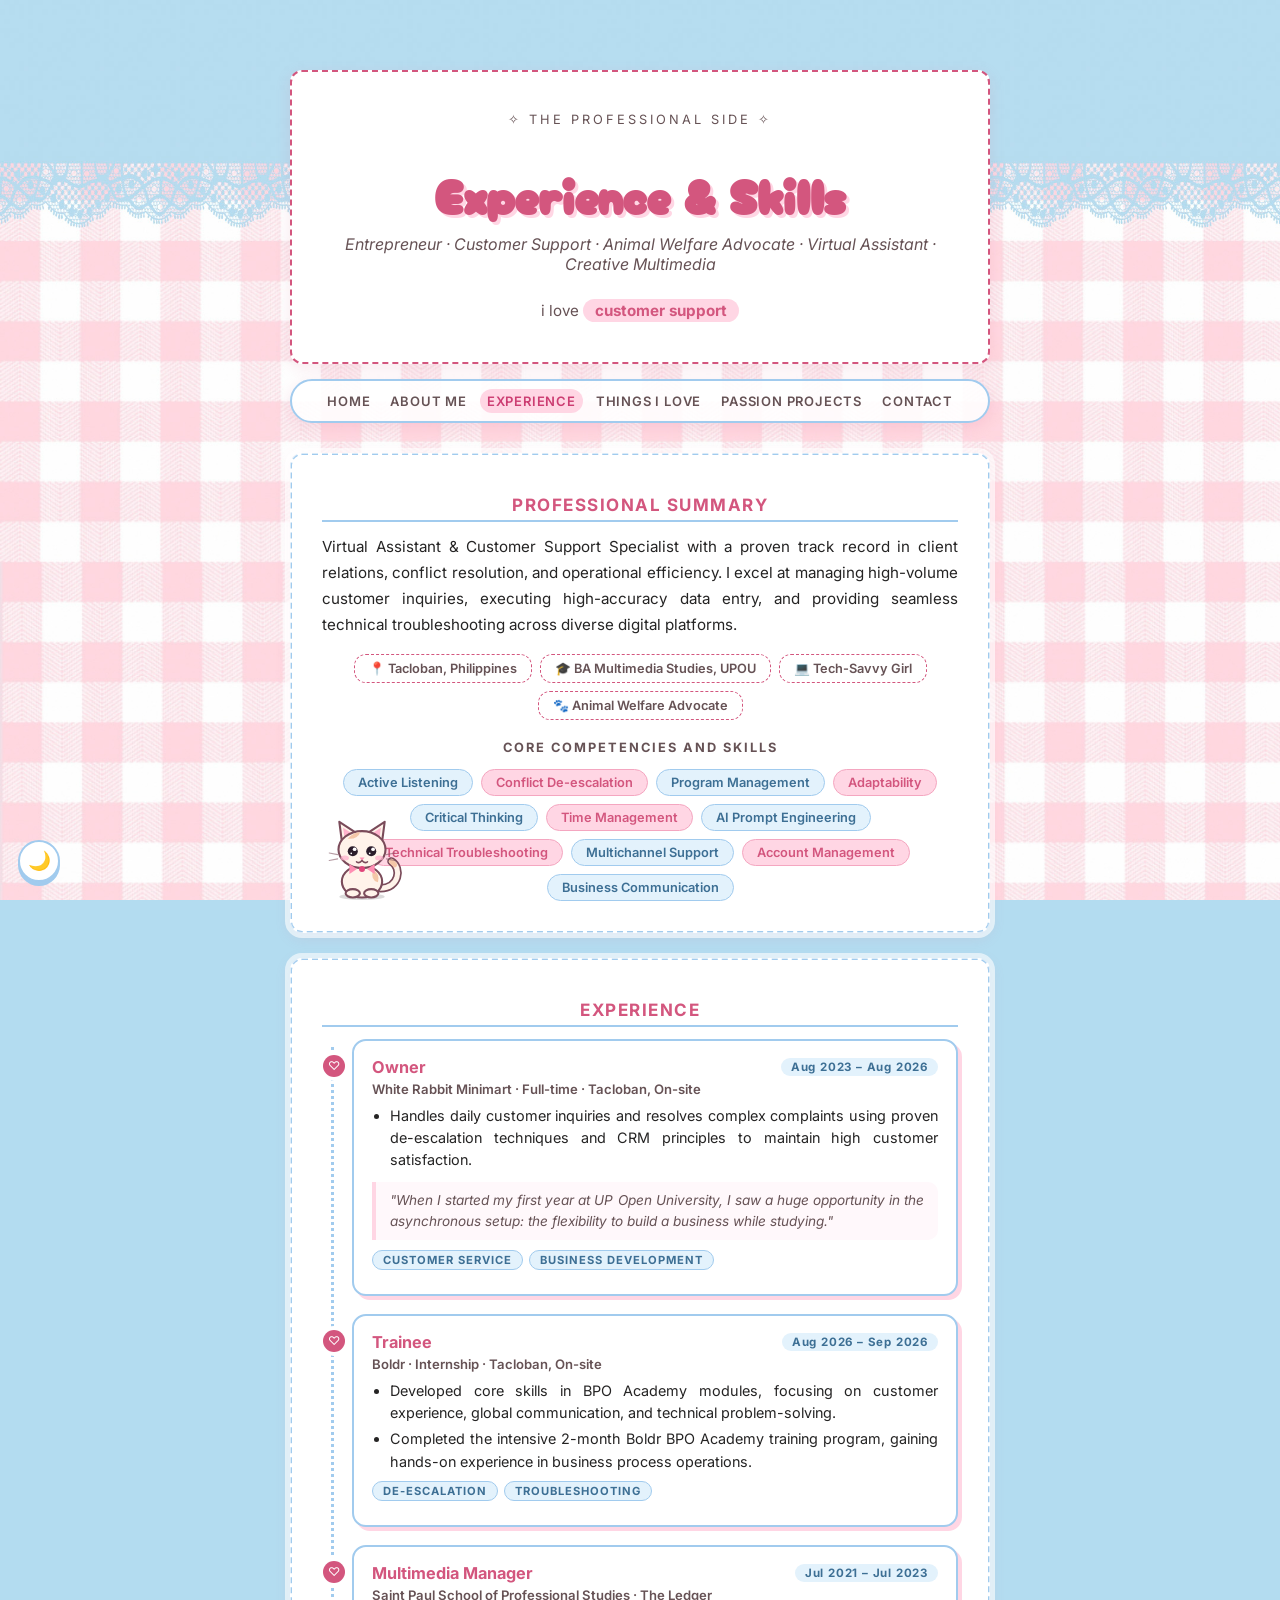
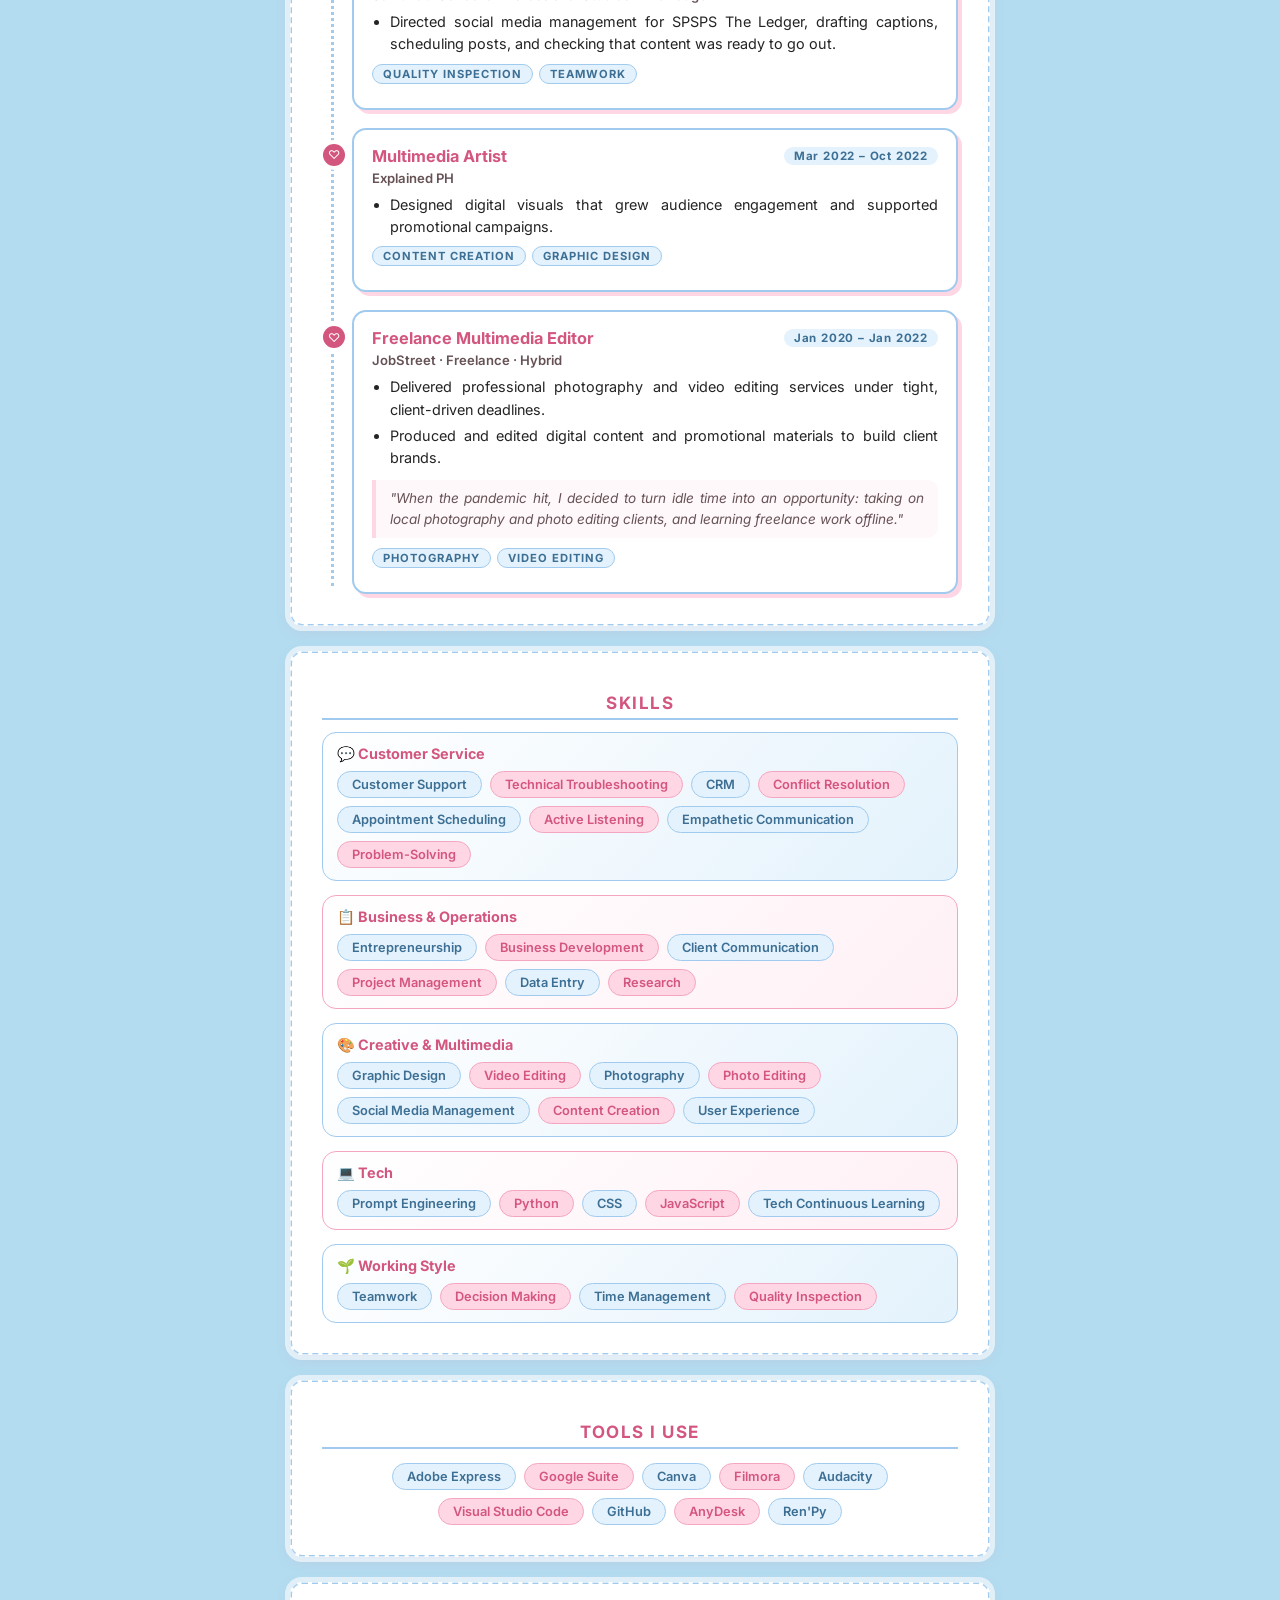
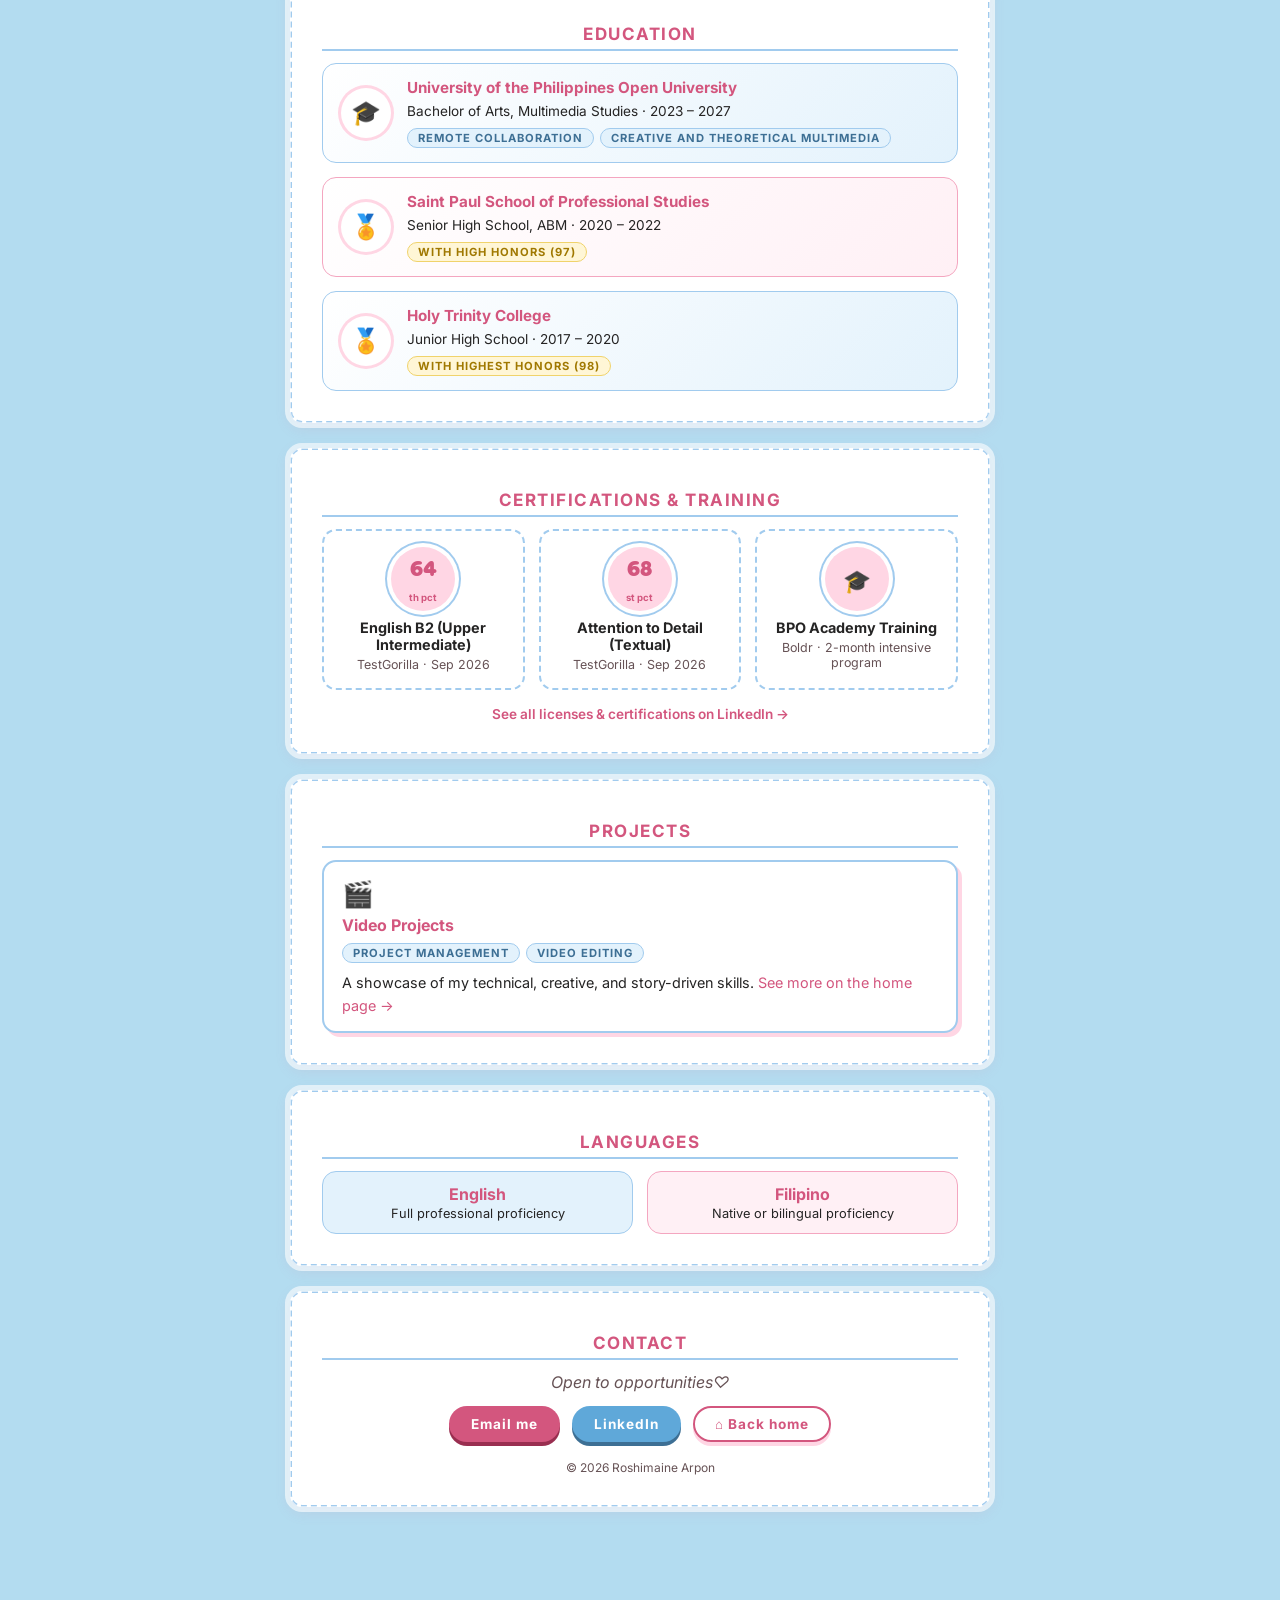
<file: experience.html>
<!DOCTYPE html>
<html lang="en">
<head>
  <meta charset="UTF-8">
  <meta name="viewport" content="width=device-width, initial-scale=1.0">
  <title>Experience & Skills - Roshimaine Arpon</title>
  <link rel="preconnect" href="https://fonts.googleapis.com">
  <link rel="preconnect" href="https://fonts.gstatic.com" crossorigin>
  <link href="https://fonts.googleapis.com/css2?family=Inter:wght@400;600;700&display=swap" rel="stylesheet">
  <link rel="stylesheet" href="style.css">
  <link rel="icon" type="image/x-icon" href="favicon.ico">
  <script>try{if(localStorage.getItem('theme')==='night')document.documentElement.setAttribute('data-theme','night')}catch(e){}</script>
</head>
<body>
  <div class="progress" id="progress" aria-hidden="true"></div>

  <div class="floaties" aria-hidden="true">
    <span style="--x:8%;  --d:16s; --s:1.3rem; --delay:0s">✦</span>
    <span style="--x:22%; --d:19s; --s:1rem;   --delay:4s">♡</span>
    <span style="--x:40%; --d:15s; --s:1.2rem; --delay:8s">✧</span>
    <span style="--x:58%; --d:20s; --s:1.5rem; --delay:2s">☁</span>
    <span style="--x:74%; --d:17s; --s:1rem;   --delay:6s">♡</span>
    <span style="--x:90%; --d:18s; --s:1.3rem; --delay:10s">✦</span>
  </div>

  <header class="site-header">
    <p class="hello">✧ the professional side ✧</p>
    <h1>Experience &amp; Skills</h1>
    <p class="tagline">Entrepreneur · Customer Support · Animal Welfare Advocate · Virtual Assistant · Creative Multimedia</p>
    <p class="rotator"><span id="rotating-word" data-words="customer support|virtual assistance|multimedia|entrepreneurship|animal welfare ♡">customer support</span></p>
  </header>

  <nav class="top-navbar">
    <ul class="nav-menu">
      <li><a href="index.html">Home</a></li>
      <li><a href="index.html#about">About Me</a></li>
      <li><a href="experience.html" class="active">Experience</a></li>
      <li><a href="index.html#things-i-love">Things I Love</a></li>
      <li><a href="index.html#passion-projects">Passion Projects</a></li>
       <li><a href="#contact">Contact</a></li>
    </ul>
  </nav>

  <main id="top">

    <section id="summary" class="reveal">
      <h2>Professional Summary</h2>
      <p class="lead" style="text-align: justify;">Virtual Assistant &amp; Customer Support Specialist with a proven track record in client relations, conflict resolution, and operational efficiency. I excel at managing high-volume customer inquiries, executing high-accuracy data entry, and providing seamless technical troubleshooting across diverse digital platforms.</p>
      <div class="facts">
        <span class="fact">📍 Tacloban, Philippines</span>
        <span class="fact">🎓 BA Multimedia Studies, UPOU</span>
        <span class="fact">💻 Tech-Savvy Girl</span>
        <span class="fact">🐾 Animal Welfare Advocate</span>
      </div>
      <h3 class="sub">Core Competencies and Skills</h3>
      <div class="chips">
        <span class="chip">Active Listening</span>
        <span class="chip">Conflict De-escalation</span>
        <span class="chip">Program Management</span>
        <span class="chip">Adaptability</span>
        <span class="chip">Critical Thinking</span>
        <span class="chip">Time Management</span>
        <span class="chip">AI Prompt Engineering</span>
        <span class="chip">Technical Troubleshooting</span>
        <span class="chip">Multichannel Support</span>
        <span class="chip">Account Management</span>
        <span class="chip">Business Communication</span>
      </div>
    </section>

    <section id="experience" class="reveal">
      <h2>Experience</h2>
      <div class="timeline">

        <article class="t-item">
          <div class="t-head">
            <h3>Owner</h3>
            <span class="t-date">Aug 2023 – Aug 2026</span>
          </div>
          <p class="t-org">White Rabbit Minimart · Full-time · Tacloban, On-site</p>
          <ul class="t-list" >
            <li style="text-align: justify;">Handles daily customer inquiries and resolves complex complaints using proven de-escalation techniques and CRM principles to maintain high customer satisfaction.</li>
          </ul>
          <blockquote style="text-align: justify;">"When I started my first year at UP Open University, I saw a huge opportunity in the asynchronous setup: the flexibility to build a business while studying."</blockquote>
          <div class="badges"><span class="badge">Customer Service</span><span class="badge">Business Development</span></div>
        </article>

        <article class="t-item">
          <div class="t-head">
            <h3>Trainee</h3>
            <span class="t-date">Aug 2026 – Sep 2026</span>
          </div>
          <p class="t-org">Boldr · Internship · Tacloban, On-site</p>
          <ul class="t-list">
            <li style="text-align: justify;">Developed core skills in BPO Academy modules, focusing on customer experience, global communication, and technical problem-solving.</li>
            <li style="text-align: justify;">Completed the intensive 2-month Boldr BPO Academy training program, gaining hands-on experience in business process operations.</li>
          </ul>
          <div class="badges"><span class="badge">De-escalation</span><span class="badge">Troubleshooting</span></div>
        </article>

        <article class="t-item">
          <div class="t-head">
            <h3>Multimedia Manager</h3>
            <span class="t-date">Jul 2021 – Jul 2023</span>
          </div>
          <p class="t-org">Saint Paul School of Professional Studies · The Ledger</p>
          <ul class="t-list">
            <li style="text-align: justify;">Directed social media management for SPSPS The Ledger, drafting captions, scheduling posts, and checking that content was ready to go out.</li>
          </ul>
          <div class="badges"><span class="badge">Quality Inspection</span><span class="badge">Teamwork</span></div>
        </article>

        <article class="t-item">
          <div class="t-head">
            <h3>Multimedia Artist</h3>
            <span class="t-date">Mar 2022 – Oct 2022</span>
          </div>
          <p class="t-org">Explained PH</p>
          <ul class="t-list">
            <li style="text-align: justify;">Designed digital visuals that grew audience engagement and supported promotional campaigns.</li>
          </ul>
          <div class="badges"><span class="badge">Content Creation</span><span class="badge">Graphic Design</span></div>
        </article>

        <article class="t-item">
          <div class="t-head">
            <h3>Freelance Multimedia Editor</h3>
            <span class="t-date">Jan 2020 – Jan 2022</span>
          </div>
          <p class="t-org">JobStreet · Freelance · Hybrid</p>
          <ul class="t-list">
            <li style="text-align: justify;">Delivered professional photography and video editing services under tight, client-driven deadlines.</li>
            <li style="text-align: justify;">Produced and edited digital content and promotional materials to build client brands.</li>
          </ul>
          <blockquote style="text-align: justify;">"When the pandemic hit, I decided to turn idle time into an opportunity: taking on local photography and photo editing clients, and learning freelance work offline."</blockquote>
          <div class="badges"><span class="badge">Photography</span><span class="badge">Video Editing</span></div>
        </article>

      </div>
    </section>

    <section id="skills" class="reveal">
      <h2>Skills</h2>
      <div class="skill-groups">
        <div class="skill-group">
          <h3>💬 Customer Service</h3>
          <div class="chips left">
            <span class="chip">Customer Support</span>
            <span class="chip">Technical Troubleshooting</span>
            <span class="chip">CRM</span>
            <span class="chip">Conflict Resolution</span>
            <span class="chip">Appointment Scheduling</span>
            <span class="chip">Active Listening</span>
            <span class="chip">Empathetic Communication</span>
            <span class="chip">Problem-Solving</span>
          </div>
        </div>

        <div class="skill-group">
          <h3>📋 Business &amp; Operations</h3>
          <div class="chips left">
            <span class="chip">Entrepreneurship</span>
            <span class="chip">Business Development</span>
            <span class="chip">Client Communication</span>
            <span class="chip">Project Management</span>
            <span class="chip">Data Entry</span>
            <span class="chip">Research</span>
          </div>
        </div>

        <div class="skill-group">
          <h3>🎨 Creative &amp; Multimedia</h3>
          <div class="chips left">
            <span class="chip">Graphic Design</span>
            <span class="chip">Video Editing</span>
            <span class="chip">Photography</span>
            <span class="chip">Photo Editing</span>
            <span class="chip">Social Media Management</span>
            <span class="chip">Content Creation</span>
            <span class="chip">User Experience</span>
          </div>
        </div>

        <div class="skill-group">
          <h3>💻 Tech</h3>
          <div class="chips left">
            <span class="chip">Prompt Engineering</span>
            <span class="chip">Python</span>
            <span class="chip">CSS</span>
            <span class="chip">JavaScript</span>
            <span class="chip">Tech Continuous Learning</span>
          </div>
        </div>
        <div class="skill-group">

          <h3>🌱 Working Style</h3>
          <div class="chips left">
            <span class="chip">Teamwork</span><span class="chip">Decision Making</span><span class="chip">Time Management</span><span class="chip">Quality Inspection</span>
          </div>
        </div>
      </div>
  </section>

    <section id="tools" class="reveal">
      <h2>Tools I Use</h2>
      <div class="chips">
        <span class="chip">Adobe Express</span>
        <span class="chip">Google Suite</span>
        <span class="chip">Canva</span>
        <span class="chip">Filmora</span>
        <span class="chip">Audacity</span>
        <span class="chip">Visual Studio Code</span>
        <span class="chip">GitHub</span>
        <span class="chip">AnyDesk</span>
        <span class="chip">Ren'Py</span>
      </div>
    </section>

    <section id="education" class="reveal">
      <h2>Education</h2>
      <div class="edu-grid">
        <article class="love-card edu">
          <div class="love-icon" aria-hidden="true">🎓</div>
          <div>
            <h3>University of the Philippines Open University</h3>
            <p>Bachelor of Arts, Multimedia Studies · 2023 – 2027</p>
            <div class="badges"><span class="badge">Remote Collaboration</span><span class="badge">Creative and Theoretical Multimedia</span></div>
          </div>
        </article>

        <article class="love-card edu">
          <div class="love-icon" aria-hidden="true">🏅</div>
          <div>
            <h3>Saint Paul School of Professional Studies</h3>
            <p>Senior High School, ABM · 2020 – 2022</p>
            <div class="badges"><span class="badge badge-status">With High Honors (97)</span></div>
          </div>
        </article>

        <article class="love-card edu">
          <div class="love-icon" aria-hidden="true">🏅</div>
          <div>
            <h3>Holy Trinity College</h3>
            <p>Junior High School · 2017 – 2020</p>
            <div class="badges"><span class="badge badge-status">With Highest Honors (98)</span></div>
          </div>
        </article>
      </div>
      
    </section>

    <section id="certifications" class="reveal">
      <h2>Certifications &amp; Training</h2>
      <div class="cert-grid">
        <article class="cert">
          <span class="cert-score" data-count="85">85<small>th pct</small></span>
          <h3>English B2 (Upper Intermediate)</h3>
          <p>TestGorilla · Sep 2026</p>
        </article>
        <article class="cert">
          <span class="cert-score" data-count="91">91<small>st pct</small></span>
          <h3>Attention to Detail (Textual)</h3>
          <p>TestGorilla · Sep 2026</p>
        </article>
        <article class="cert">
          <span class="cert-score">🎓</span>
          <h3>BPO Academy Training</h3>
          <p>Boldr · 2-month intensive program</p>
        </article>
      </div>
      <p class="more-note"><a href="https://www.linkedin.com/in/roshimaine-arpon-566766191/" target="_blank" rel="noopener">See all licenses &amp; certifications on LinkedIn →</a></p>
    </section>

    <section id="more-projects" class="reveal">
      <h2>Projects</h2>
      <div class="project-grid">
                <article class="project-item in" style="--i:1">
          <div class="project-top"><span class="project-emoji">🎬</span></div>
          <h3 class="project-title">Video Projects</h3>
          <div class="badges"><span class="badge">Project Management</span><span class="badge">Video Editing</span></div>
          <p class="project-desc">A showcase of my technical, creative, and story-driven skills. <a href="index.html#passion-projects">See more on the home page →</a></p>
        </article>
      </div>
    </section>

    <section id="languages" class="reveal">
      <h2>Languages</h2>
      <div class="lang-row">
        <div class="lang"><strong>English</strong><span>Full professional proficiency</span></div>
        <div class="lang"><strong>Filipino</strong><span>Native or bilingual proficiency</span></div>
      </div>
    </section>

  </main>

  <footer id="contact" class="reveal">
    <h2>Contact</h2>
    <p class="contact-note">Open to opportunities♡</p>
    <div class="contact-buttons">
      <a class="btn" href="mailto:rbarpon@up.edu.ph">Email me</a>
      <a class="btn btn-alt" href="https://www.linkedin.com/in/roshimaine-arpon-566766191/" target="_blank" rel="noopener">LinkedIn</a>
      <a class="btn btn-ghost" href="index.html">⌂ Back home</a>
    </div>
    <p class="copyright">© <span id="year"></span> Roshimaine Arpon</p>
  </footer>

  <button type="button" class="theme-toggle" id="theme-toggle" aria-label="Night mode" aria-pressed="false">🌙</button>
  <a href="#top" class="to-top" id="to-top" aria-label="Back to top">↑</a>

  <script src="site.js"></script>
</body>
</html>
</file>
<file: style.css>
@font-face {
  font-family: "Cherry Bomb One";
  src: url('CherryBombOne-Regular.ttf') format('truetype');
  font-weight: normal;
  font-style: normal;
  font-display: swap;
}


html,
body {
  cursor: url('cursor.png') 0 0, auto;
}

a,
a *,
button,
[role="button"],
summary,
label,
select,
input[type="submit"],
input[type="button"] {
  cursor: url('cursor_hover.png') 0 0, pointer;
}


body {
  font-family: "Inter", sans-serif;
  margin: 40px auto;
  max-width: 650px;
  padding: 30px 20px;
  text-align: center;
  background-color: #b3dcf0;
  background-image: url('background_header.jpg');
  background-size: cover;
  background-attachment: fixed;
  color: #252424;
}

html {
  scroll-behavior: smooth;
}

.site-header {
  background-color: #ffffff !important;
  padding: 40px 30px !important;
  border-radius: 12px;
  box-shadow: 0 4px 15px rgba(219, 112, 147, 0.15);
  margin-bottom: 5px !important;
  border: none !important;
  text-align: center;
  position: relative;
  overflow: hidden;
}

.site-header h1,
.site-header .tagline {
  position: relative;
  z-index: 2;
}

section,
footer#contact {
  background-color: #ffffff;
  padding: 30px;
  border-radius: 12px;
  box-shadow: 0 4px 15px rgba(219, 112, 147, 0.15);
  margin-bottom: 25px;
  text-align: center;
}

h1 {
  font-family: "Cherry Bomb One", system-ui;
  font-size: 3rem;
  color: #d3567e;
  font-style: normal;
  margin-bottom: 5px;
}

.tagline {
  font-size: 1rem;
  color: #665255;
  margin-top: 0;
  margin-bottom: 25px;
  font-style: italic;
}

h2 {
  font-size: 1.0625rem;
  margin-top: 10px;
  margin-bottom: 12px;
  letter-spacing: 1.5px;
  color: #d3567e;
  border-bottom: 2px solid #a1cbee;
  padding-bottom: 5px;
  text-transform: uppercase;
}


.cursor {
  display: inline-block;
  background-color: #992E50;
  margin-left: 3px;
  width: 3px;
  height: 0.8em;
  vertical-align: middle;
  animation: blink 0.5s infinite;
}

@keyframes blink {
  0%, 100% { opacity: 1; }
  50% { opacity: 0; }
}


.bio-container {
  display: flex;
  align-items: center;
  gap: 10px;
  text-align: left;
  margin: 10px 0;
  padding: 20px;
  border: 0;
  border-radius: 8px;
  background-color: #fffdfd;
}

.profile-photo {
  width: 120px;
  height: 120px;
  border-radius: 50%;
  object-fit: cover;
  border: 3px solid #d3567e;
  flex-shrink: 0;
}

.bio-content {
  flex-grow: 1;
}

ul {
  text-align: left;
  line-height: 1.6;
  margin: 0 auto;
  padding-left: 20px;
}

li {
  margin-bottom: 8px;
  font-size: 0.9375rem;
}



a {
  color: #d3567e;
  text-decoration: none;
}

a:hover {
  text-decoration: underline;
  color: #992E50;
}


.top-navbar {
  width: 100%;
  background: none !important;
  box-shadow: none !important;
  border: none !important;
  padding: 10px 0 20px 0 !important;
  margin-bottom: 10px !important;
}

.nav-menu {
  display: flex !important;
  justify-content: center !important;
  align-items: center !important;
  gap: 30px !important;
  list-style: none !important;
  margin: 0 !important;
  padding: 0 !important;
  flex-wrap: wrap;
}

.nav-menu li {
  list-style: none !important;
  margin: 0 !important;
}

.nav-menu li a {
  font-family: "Inter", sans-serif;
  font-size: 0.8125rem;
  font-weight: 600;
  color: #665255;
  text-transform: uppercase;
  letter-spacing: 2px;
  transition: color 0.2s ease;
}

.nav-menu li a.active,
.nav-menu li a:hover {
  color: #cc3d72;
}


@media (max-width: 600px) {
  body {
    margin: 10px auto;
    padding: 15px 10px;
  }

  section,
  footer#contact {
    padding: 20px 15px;
  }

  h1 {
    font-size: 2.2rem;
  }

  .bio-container {
    flex-direction: column;
    text-align: center;
    gap: 15px;
    padding: 15px;
  }

  .profile-photo {
    width: 100px;
    height: 100px;
  }

  .bio-content ul {
    text-align: left;
  }

  .nav-menu {
    gap: 15px !important;
  }

  .nav-menu li a {
    font-size: 0.75rem;
    letter-spacing: 1.2px;
  }

}


:root {
  --pink: #d3567e;
  --pink-soft: #ffd6e4;
  --blue: #a1cbee;
  --blue-soft: #e3f2fc;
  --ink: #665255;
}


section,
footer#contact {
  border: 2px dashed var(--blue);
  outline: 6px solid rgba(255,255,255,.6);
  outline-offset: -1px;
  transition: transform .3s ease, box-shadow .3s ease;
}
section:hover,
footer#contact:hover {
  transform: translateY(-3px);
  box-shadow: 0 10px 25px rgba(219,112,147,.28);
}


.site-header { border: 2px dashed var(--pink) !important; }
.hello {
  margin: 0 0 6px;
  font-size: .8rem;
  letter-spacing: 3px;
  text-transform: uppercase;
  color: var(--ink);
}
h1 { text-shadow: 3px 3px 0 var(--pink-soft); }
.rotator {
  margin: 0;
  font-size: .95rem;
  color: var(--ink);
}
.rotator::before { content: "i love "; }
#rotating-word {
  display: inline-block;
  padding: 2px 12px;
  border-radius: 999px;
  background: var(--pink-soft);
  color: var(--pink);
  font-weight: 700;
  transition: opacity .35s, transform .35s;
}
#rotating-word.out { opacity: 0; transform: translateY(8px); }


.top-navbar {
  position: sticky;
  top: 8px;
  z-index: 50;
}
.nav-menu {
  background: rgba(255,255,255,.88) !important;
  backdrop-filter: blur(6px);
  border: 2px solid var(--blue) !important;
  border-radius: 999px !important;
  padding: 10px 22px !important;
  box-shadow: 0 4px 15px rgba(219,112,147,.18) !important;
}
.nav-menu li a { padding: 4px 8px; border-radius: 999px; }
.nav-menu li a.active { background: var(--pink-soft); text-decoration: none; }
.nav-menu li a:hover { text-decoration: none; }


.photo-wrap { position: relative; flex-shrink: 0; margin-right: 10px; }
.profile-photo {
  box-shadow: 0 0 0 6px var(--pink-soft);
  transition: transform .4s ease;
}
.profile-photo:hover { transform: rotate(-6deg) scale(1.06); }
.sticker {
  position: absolute;
  font-size: 1.4rem;
  color: var(--pink);
  animation: twinkle 2.4s ease-in-out infinite;
}
.sticker.s1 { top: -6px; right: -4px; }
.sticker.s2 { bottom: 2px; left: -8px; color: #7fbfe8; animation-delay: 1.2s; }
@keyframes twinkle {
  0%,100% { transform: scale(1) rotate(0); opacity: 1; }
  50%     { transform: scale(1.35) rotate(20deg); opacity: .6; }
}


.chips { display: flex; flex-wrap: wrap; justify-content: center; gap: 8px; margin-top: 14px; }
.chip {
  padding: 5px 14px;
  border-radius: 999px;
  background: var(--blue-soft);
  border: 1.5px solid var(--blue);
  color: #3d6f94;
  font-size: .8rem;
  font-weight: 600;
  transition: transform .2s, background .2s;
}
.chip:nth-child(even) { background: var(--pink-soft); border-color: #f4a6c0; color: var(--pink); }
.chip:hover { transform: translateY(-3px) rotate(-3deg); }


.love-grid { display: grid; gap: 14px; }
.love-card {
  display: flex;
  align-items: center;
  gap: 16px;
  text-align: left;
  padding: 14px 18px;
  border-radius: 14px;
  background: linear-gradient(135deg, #fff 0%, var(--blue-soft) 100%);
  border: 1.5px solid var(--blue);
  transition: transform .25s ease, border-color .25s;
}
.love-card:nth-child(even) { background: linear-gradient(135deg, #fff 0%, #fff0f5 100%); border-color: #f4a6c0; }
.love-card:hover { transform: translateX(6px) rotate(-.6deg); border-color: var(--pink); }
.love-card p { margin: 0; font-size: .9375rem; line-height: 1.55; }
.love-icon {
  flex-shrink: 0;
  display: grid;
  place-items: center;
  width: 50px; height: 50px;
  border-radius: 50%;
  background: #fff;
  box-shadow: 0 0 0 3px var(--pink-soft);
  font-size: 1.5rem;
}
.love-card:hover .love-icon { animation: wiggle .6s ease; }
@keyframes wiggle {
  0%,100% { transform: rotate(0); }
  25% { transform: rotate(-14deg); }
  75% { transform: rotate(14deg); }
}


.video-frame {
  display: inline-block;
  width: 100%;
  max-width: 580px;
  padding: 12px 12px 26px;
  background: #fff;
  border-radius: 10px;
  box-shadow: 0 6px 18px rgba(0,0,0,.12), 0 0 0 2px var(--pink-soft);
  transform: rotate(-1deg);
  transition: transform .3s;
  margin: 6px 0 22px;
}
.video-frame:hover { transform: rotate(0) scale(1.01); }
.video-container iframe { width: 100%; height: 300px; border: 0; border-radius: 6px; display: block; }

.project-grid { display: grid; gap: 16px; text-align: left; }
.loading { font-size: .85rem; color: var(--ink); text-align: center; }
.project-item {
  position: relative;
  padding: 16px 18px 14px;
  border-radius: 14px;
  background: #fff;
  border: 2px solid var(--blue);
  box-shadow: 4px 4px 0 var(--pink-soft);
  opacity: 0;
  transform: translateY(18px);
  transition: opacity .5s ease calc(var(--i) * .12s), transform .5s ease calc(var(--i) * .12s), box-shadow .2s, border-color .2s;
}
.project-item.in { opacity: 1; transform: none; }
.project-item.in:hover { transform: translate(-2px,-3px); box-shadow: 7px 7px 0 var(--pink-soft); border-color: var(--pink); transition-delay: 0s; }
.project-top { display: flex; justify-content: space-between; align-items: center; }
.project-emoji { font-size: 1.6rem; }
.project-date {
  font-size: .75rem; font-weight: 700; letter-spacing: 1px;
  padding: 2px 10px; border-radius: 999px; background: var(--pink-soft);
}
.project-title { margin: 6px 0 8px; font-size: 1rem; color: var(--pink); font-weight: 700; }
.badges { display: flex; gap: 6px; flex-wrap: wrap; margin-bottom: 8px; }
.badge {
  font-size: .7rem; font-weight: 700; text-transform: uppercase; letter-spacing: 1px;
  padding: 2px 10px; border-radius: 999px;
  background: var(--blue-soft); color: #3d6f94; border: 1px solid var(--blue);
}
.badge-status { background: #fff6d6; color: #a07800; border-color: #f0d36b; }
.project-desc { margin: 0; font-size: .9rem; line-height: 1.6; }


.contact-note { margin: 0 0 14px; color: var(--ink); font-style: italic; }
.contact-buttons { display: flex; justify-content: center; flex-wrap: wrap; gap: 12px; }
.btn {
  display: inline-block;
  padding: 10px 22px;
  border-radius: 999px;
  background: var(--pink);
  color: #fff !important;
  font-weight: 700;
  font-size: .85rem;
  letter-spacing: 1px;
  box-shadow: 0 4px 0 #992E50;
  transition: transform .15s, box-shadow .15s;
}
.btn:hover { text-decoration: none; transform: translateY(-2px); box-shadow: 0 6px 0 #992E50; }
.btn:active { transform: translateY(3px); box-shadow: 0 1px 0 #992E50; }
.btn-alt { background: #5fa8d9; box-shadow: 0 4px 0 #3d6f94; }
.btn-alt:hover { box-shadow: 0 6px 0 #3d6f94; }
.btn-alt:active { box-shadow: 0 1px 0 #3d6f94; }
.copyright { margin: 18px 0 0; font-size: .75rem; color: var(--ink); }


.to-top {
  position: fixed;
  right: 18px; bottom: 18px;
  width: 42px; height: 42px;
  display: grid; place-items: center;
  border-radius: 50%;
  background: var(--pink);
  color: #fff;
  font-weight: 700;
  box-shadow: 0 4px 0 #992E50;
  opacity: 0; transform: translateY(20px); pointer-events: none;
  transition: opacity .3s, transform .3s;
  z-index: 60;
}
.to-top.show { opacity: 1; transform: none; pointer-events: auto; }
.to-top:hover { text-decoration: none; color: #fff; }


.reveal { opacity: 0; transform: translateY(26px); transition: opacity .7s ease, transform .7s ease, box-shadow .3s; }
.reveal.in { opacity: 1; transform: none; }
.reveal.in:hover { transform: translateY(-3px); }


.floaties { position: fixed; inset: 0; overflow: hidden; pointer-events: none; z-index: 0; }
.floaties span {
  position: absolute;
  left: var(--x);
  bottom: -40px;
  font-size: var(--s);
  color: rgba(255,255,255,.9);
  text-shadow: 0 0 6px rgba(211,86,126,.35);
  animation: floatUp var(--d) linear var(--delay) infinite;
}
@keyframes floatUp {
  0%   { transform: translateY(0) rotate(0); opacity: 0; }
  10%  { opacity: 1; }
  90%  { opacity: 1; }
  100% { transform: translateY(-110vh) rotate(360deg); opacity: 0; }
}
.site-header, .top-navbar, main, footer { position: relative; z-index: 1; }
.top-navbar { position: sticky; }


.sparkle {
  position: fixed;
  z-index: 999999;
  pointer-events: none;
  font-size: var(--sz, 14px);
  transform: translate(-50%, -50%);
  animation: sparkleFade .9s ease-out forwards;
}
@keyframes sparkleFade {
  to { transform: translate(calc(-50% + var(--dx, 0px)), calc(-50% + 30px)) scale(.2) rotate(120deg); opacity: 0; }
}
.sparkle.burst { font-size: 14px; animation: burstOut .7s ease-out forwards; }
@keyframes burstOut {
  to { transform: translate(calc(-50% + var(--bx)), calc(-50% + var(--by))) scale(.3); opacity: 0; }
}

@media (max-width: 600px) {
  .photo-wrap { margin-right: 0; }
  .video-container iframe { height: 200px; }
  .love-card { flex-direction: column; text-align: center; }
  .nav-menu { border-radius: 22px !important; padding: 10px 12px !important; }
}

@media (prefers-reduced-motion: reduce) {
  *, *::before, *::after { animation: none !important; transition: none !important; }
  .reveal, .project-item { opacity: 1; transform: none; }
  .floaties { display: none; }
}


.nav-menu { gap: 6px !important; padding: 8px 14px !important; flex-wrap: nowrap; }
.nav-menu li a { letter-spacing: 1px; white-space: nowrap; padding: 4px 9px; }
@media (max-width: 600px) {
  .nav-menu { flex-wrap: wrap; gap: 4px !important; }
}


body { max-width: 700px; }
.nav-menu { flex-wrap: wrap !important; row-gap: 2px !important; }
.nav-menu li a { padding: 4px 7px; letter-spacing: .8px; }

.lead { margin: 0 0 16px; text-align: left; line-height: 1.7; font-size: .95rem; }
.sub { margin: 20px 0 10px; font-size: .8rem; letter-spacing: 2px; text-transform: uppercase; color: var(--ink); }
.facts { display: flex; flex-wrap: wrap; gap: 8px; justify-content: center; }
.fact {
  padding: 6px 14px; border-radius: 12px; font-size: .8rem; font-weight: 600;
  background: #fff; border: 1.5px dashed var(--pink); color: var(--ink);
}
.chips.left { justify-content: flex-start; margin-top: 0; }


.timeline { position: relative; padding-left: 30px; text-align: left; }
.timeline::before {
  content: ""; position: absolute; left: 9px; top: 8px; bottom: 8px;
  border-left: 3px dotted var(--blue);
}
.t-item {
  position: relative; margin-bottom: 18px; padding: 16px 18px;
  border-radius: 14px; background: #fff; border: 2px solid var(--blue);
  box-shadow: 4px 4px 0 var(--pink-soft);
  transition: transform .2s, box-shadow .2s, border-color .2s;
}
.t-item:last-child { margin-bottom: 0; }
.t-item::before {
  content: "♡"; position: absolute; left: -31px; top: 14px;
  width: 22px; height: 22px; border-radius: 50%;
  display: grid; place-items: center; font-size: .75rem;
  background: var(--pink); color: #fff; box-shadow: 0 0 0 4px #fff;
}
.t-item:hover { transform: translate(-2px,-3px); box-shadow: 7px 7px 0 var(--pink-soft); border-color: var(--pink); }
.t-head { display: flex; justify-content: space-between; align-items: center; gap: 8px; flex-wrap: wrap; }
.t-head h3 { margin: 0; font-size: 1.02rem; color: var(--pink); }
.t-date {
  font-size: .72rem; font-weight: 700; letter-spacing: .8px;
  padding: 2px 10px; border-radius: 999px; background: var(--blue-soft); color: #3d6f94;
}
.t-date.now { background: var(--pink); color: #fff; animation: pulse 2s ease-in-out infinite; }
@keyframes pulse { 0%,100% { box-shadow: 0 0 0 0 rgba(211,86,126,.5); } 50% { box-shadow: 0 0 0 6px rgba(211,86,126,0); } }
.t-org { margin: 4px 0 8px; font-size: .82rem; font-weight: 600; color: var(--ink); }
.t-list { padding-left: 18px; margin: 0 0 8px; }
.t-list li { font-size: .9rem; line-height: 1.55; margin-bottom: 4px; }
blockquote {
  margin: 10px 0; padding: 8px 14px; border-left: 4px solid var(--pink-soft);
  background: #fff8fb; border-radius: 0 10px 10px 0;
  font-style: italic; font-size: .85rem; color: var(--ink); text-align: left; line-height: 1.55;
}
blockquote.center { text-align: center; border-left: 0; border-radius: 10px; margin-top: 14px; }


.skill-groups { display: grid; gap: 14px; text-align: left; }
.skill-group { padding: 12px 14px; border-radius: 14px; background: linear-gradient(135deg, #fff, var(--blue-soft)); border: 1.5px solid var(--blue); }
.skill-group:nth-child(even) { background: linear-gradient(135deg, #fff, #fff0f5); border-color: #f4a6c0; }
.skill-group h3 { margin: 0 0 8px; font-size: .9rem; color: var(--pink); }


.edu-grid { display: grid; gap: 14px; }
.love-card.edu h3 { margin: 0 0 4px; font-size: .95rem; color: var(--pink); }
.love-card.edu p { margin: 0 0 6px; font-size: .85rem; }
.love-card.edu .badges { margin: 0; }


.cert-grid { display: grid; grid-template-columns: repeat(auto-fit, minmax(170px, 1fr)); gap: 14px; }
.cert {
  padding: 16px 12px; border-radius: 14px; background: #fff; border: 2px dashed var(--blue);
  transition: transform .25s, border-color .25s;
}
.cert:hover { transform: translateY(-4px) rotate(-1deg); border-color: var(--pink); }
.cert-score {
  display: inline-grid; place-items: center; width: 64px; height: 64px; border-radius: 50%;
  background: var(--pink-soft); color: var(--pink); font-family: "Cherry Bomb One", system-ui;
  font-size: 1.4rem; line-height: 1; margin-bottom: 8px; box-shadow: 0 0 0 4px #fff, 0 0 0 6px var(--blue);
}
.cert-score small { display: block; font-family: "Inter", sans-serif; font-size: .6rem; font-weight: 700; }
.cert h3 { margin: 0 0 4px; font-size: .9rem; }
.cert p { margin: 0; font-size: .78rem; color: var(--ink); }
.more-note { margin: 16px 0 0; font-size: .85rem; font-weight: 600; }


.lang-row { display: flex; gap: 14px; flex-wrap: wrap; justify-content: center; }
.lang { flex: 1 1 200px; padding: 12px; border-radius: 14px; background: var(--blue-soft); border: 1.5px solid var(--blue); display: flex; flex-direction: column; gap: 2px; }
.lang:nth-child(even) { background: #fff0f5; border-color: #f4a6c0; }
.lang strong { color: var(--pink); }
.lang span { font-size: .8rem; }

.btn-ghost { background: #fff; color: var(--pink) !important; box-shadow: 0 4px 0 var(--pink-soft), 0 0 0 2px var(--pink) inset; }
.btn-ghost:hover { box-shadow: 0 6px 0 var(--pink-soft), 0 0 0 2px var(--pink) inset; }

@media (max-width: 600px) {
  .timeline { padding-left: 24px; }
  .t-item::before { left: -25px; }
  .t-item { padding: 14px; }
}





body { animation: pageIn .6s ease both; }
@keyframes pageIn { from { opacity: 0; } to { opacity: 1; } }


.progress {
  position: fixed; top: 0; left: 0; height: 5px; width: 0; z-index: 100;
  background: linear-gradient(90deg, #f4a6c0, var(--pink), #7fbfe8);
  border-radius: 0 6px 6px 0;
  box-shadow: 0 0 8px rgba(211,86,126,.5);
}


.ribbon {
  position: relative; z-index: 1; overflow: hidden;
  margin: 10px 0 4px; padding: 6px 0;
  border-radius: 999px;
  background: repeating-linear-gradient(135deg, #ffe3ee 0 10px, #ffffff 10px 20px);
  border: 2px dashed var(--pink);
  box-shadow: 0 4px 12px rgba(219,112,147,.18);
}
.ribbon-track { display: flex; width: max-content; animation: marquee 30s linear infinite; }
.ribbon-track span {
  white-space: nowrap; padding-right: 2.5rem;
  font-size: .75rem; font-weight: 700; letter-spacing: 2px; text-transform: uppercase; color: #992E50;
}
.ribbon:hover .ribbon-track { animation-play-state: paused; }
@keyframes marquee { to { transform: translateX(-50%); } }




.love-icon.cat { user-select: none; transition: transform .2s; }
.love-icon.cat:active { transform: scale(.82); }
.love-icon[data-hover] { transition: transform .2s; }
.love-card.film:hover .love-icon { animation: flicker .7s steps(2, end) 2; }
@keyframes flicker { 0%,100% { opacity: 1; } 20% { opacity: .5; } 40% { opacity: 1; } 60% { opacity: .35; } 80% { opacity: .9; } }
.meow {
  position: fixed; z-index: 999999; pointer-events: none;
  transform: translate(-50%, -100%);
  padding: 3px 10px; border-radius: 999px;
  background: #fff; border: 2px solid var(--pink);
  color: var(--pink); font-size: .75rem; font-weight: 700;
  animation: meowUp 1s ease-out forwards;
}
@keyframes meowUp { to { transform: translate(-50%, -190%); opacity: 0; } }
.profile-photo { cursor: url('cursor_hover.png') 0 0, pointer; }


.badge-line { margin: 16px 0 0; }
.badge-line img { vertical-align: middle; }


.theme-toggle {
  position: fixed; left: 18px; bottom: 18px; z-index: 60;
  width: 42px; height: 42px; border-radius: 50%;
  border: 2px solid var(--blue); background: #fff;
  font-size: 1.15rem; line-height: 1;
  box-shadow: 0 4px 0 var(--blue);
  transition: transform .15s, box-shadow .15s;
}
.theme-toggle:hover { transform: translateY(-2px); box-shadow: 0 6px 0 var(--blue); }
.theme-toggle:active { transform: translateY(3px); box-shadow: 0 1px 0 var(--blue); }


html[data-theme="night"] {
  --pink: #ff9ec0; --pink-soft: #4a2a45; --blue: #5b78b5; --blue-soft: #262d57; --ink: #d3c4e0;
}
html[data-theme="night"] body {
  background-color: #12142e;
  background-image: linear-gradient(rgba(18,20,46,.9), rgba(18,20,46,.9)), url('background_header.jpg');
  color: #f1e8f6;
}
html[data-theme="night"] :is(section, footer#contact, .site-header) { background-color: #222750 !important; }
html[data-theme="night"] section,
html[data-theme="night"] footer#contact { outline-color: rgba(255,255,255,.07); box-shadow: 0 4px 18px rgba(0,0,0,.35); }
html[data-theme="night"] .site-header { border-color: #ff9ec0 !important; }
html[data-theme="night"] .bio-container { background: #1d2145; }
html[data-theme="night"] .love-card { background: linear-gradient(135deg, #262b57, #2d3366); }
html[data-theme="night"] .love-card:nth-child(even) { background: linear-gradient(135deg, #2c2650, #3a2a55); border-color: #8a5a8f; }
html[data-theme="night"] :is(.t-item, .project-item, .cert, .fact, .video-frame, .theme-toggle) { background: #262b57; }
html[data-theme="night"] .skill-group { background: linear-gradient(135deg, #262b57, #2d3366); }
html[data-theme="night"] .skill-group:nth-child(even) { background: linear-gradient(135deg, #2c2650, #3a2a55); border-color: #8a5a8f; }
html[data-theme="night"] blockquote { background: #2a2552; }
html[data-theme="night"] .lang { background: #262d57; }
html[data-theme="night"] .lang:nth-child(even) { background: #3a2a55; border-color: #8a5a8f; }
html[data-theme="night"] .love-icon { background: #1b1f3e; }
html[data-theme="night"] .nav-menu { background: rgba(30,34,72,.92) !important; }
html[data-theme="night"] .nav-menu li a { color: #d9c9e6; }
html[data-theme="night"] .nav-menu li a.active,
html[data-theme="night"] .nav-menu li a:hover { color: #ff9ec0; }
html[data-theme="night"] .nav-menu li a.active { background: #4a2a45; }
html[data-theme="night"] a { color: #ff9ec0; }
html[data-theme="night"] a:hover { color: #ffc2d6; }
html[data-theme="night"] .btn { background: #d3567e; color: #fff !important; }
html[data-theme="night"] .btn-alt { background: #4f86c6; }
html[data-theme="night"] .btn-ghost { background: #262b57; color: #ff9ec0 !important; }
html[data-theme="night"] :is(.badge, .t-date, .chip) { color: #b9d4f2; }
html[data-theme="night"] .chip:nth-child(even) { color: #ffb3cd; border-color: #8a5a8f; }
html[data-theme="night"] .badge-status { background: #4a4020; color: #ffe08a; border-color: #8a7a30; }
html[data-theme="night"] .project-date { color: #ffd6e4; }
html[data-theme="night"] .tagline, html[data-theme="night"] .t-org { color: #d3c4e0; }
html[data-theme="night"] .cert-score { box-shadow: 0 0 0 4px #222750, 0 0 0 6px var(--blue); }
html[data-theme="night"] .t-item::before { box-shadow: 0 0 0 4px #222750; }
html[data-theme="night"] .ribbon { background: repeating-linear-gradient(135deg, #2c2650 0 10px, #222750 10px 20px); border-color: #ff9ec0; }
html[data-theme="night"] .ribbon-track span { color: #ffc2d6; }
html[data-theme="night"] .floaties span { color: rgba(255,240,170,.95); text-shadow: 0 0 8px rgba(255,230,120,.6); }
html[data-theme="night"] .meow { background: #262b57; }
html[data-theme="night"] .badge-line img { filter: brightness(.95); }

@media (max-width: 600px) {
  .site-header::before, .site-header::after { font-size: 1.2rem; top: 8px; }
  .theme-toggle { left: 12px; bottom: 12px; }
  .ribbon-track span { font-size: .68rem; }
}

.live-cat {
  position: fixed; left: 0; bottom: 0; z-index: 55;
  width: 84px; height: 84px;
  transition-property: transform; transition-timing-function: linear; transition-duration: 0ms;
  -webkit-tap-highlight-color: transparent;
}
.live-cat:focus-visible { outline: 2px dashed var(--pink); outline-offset: 4px; border-radius: 12px; }
.live-cat svg { display: block; width: 100%; height: 100%; overflow: visible; transform-origin: 50% 100%; }

.live-cat .tail { transform-box: fill-box; transform-origin: 0% 100%; animation: tailWag 1.8s ease-in-out infinite; }
.live-cat.hop .tail { animation-duration: .45s; }
@keyframes tailWag { 0%,100% { transform: rotate(-8deg); } 50% { transform: rotate(14deg); } }

.live-cat .eyes { transform-box: fill-box; transform-origin: center; animation: catBlink 5s infinite; }
@keyframes catBlink { 0%,92%,100% { transform: scaleY(1); } 95% { transform: scaleY(.08); } }
.live-cat .pupils { transition: transform .12s ease-out; }

.live-cat .closed, .live-cat .joy { display: none; }
.live-cat.sleep .eyes, .live-cat.happy .eyes { display: none; }
.live-cat.sleep .closed { display: block; }
.live-cat.happy .joy { display: block; }

.live-cat.hop svg { animation: catHop .42s ease-in-out infinite; }
@keyframes catHop {
  0%,100% { transform: translateY(0) rotate(var(--lean, 0deg)) scale(1, 1); }
  50%     { transform: translateY(-9px) rotate(var(--lean, 0deg)) scale(.97, 1.04); }
}
.live-cat.happy svg { animation: catJump .6s ease-out; }
@keyframes catJump {
  0%   { transform: translateY(0) scale(1, 1); }
  35%  { transform: translateY(-22px) scale(.96, 1.06); }
  70%  { transform: translateY(0) scale(1.06, .92); }
  100% { transform: translateY(0) scale(1, 1); }
}
.live-cat.sleep svg { animation: catBreathe 3.2s ease-in-out infinite; }
@keyframes catBreathe { 0%,100% { transform: scale(1, 1); } 50% { transform: scale(1.03, .96); } }

.live-cat .zzz {
  display: none; position: absolute; top: -2px; right: 4px; pointer-events: none;
  font: 700 .85rem/1 "Inter", sans-serif; color: var(--pink);
  animation: zzzFloat 2.4s ease-in-out infinite;
}
.live-cat .zzz small { font-size: .65rem; margin-left: 2px; }
.live-cat.sleep .zzz { display: block; }
@keyframes zzzFloat { 0% { transform: translate(0, 4px); opacity: 0; } 30% { opacity: 1; } 100% { transform: translate(8px, -16px); opacity: 0; } }

html[data-theme="night"] .live-cat svg { filter: drop-shadow(0 0 6px rgba(255,200,230,.35)); }

@media (max-width: 600px) { .live-cat { width: 64px; height: 64px; } }
</file>
